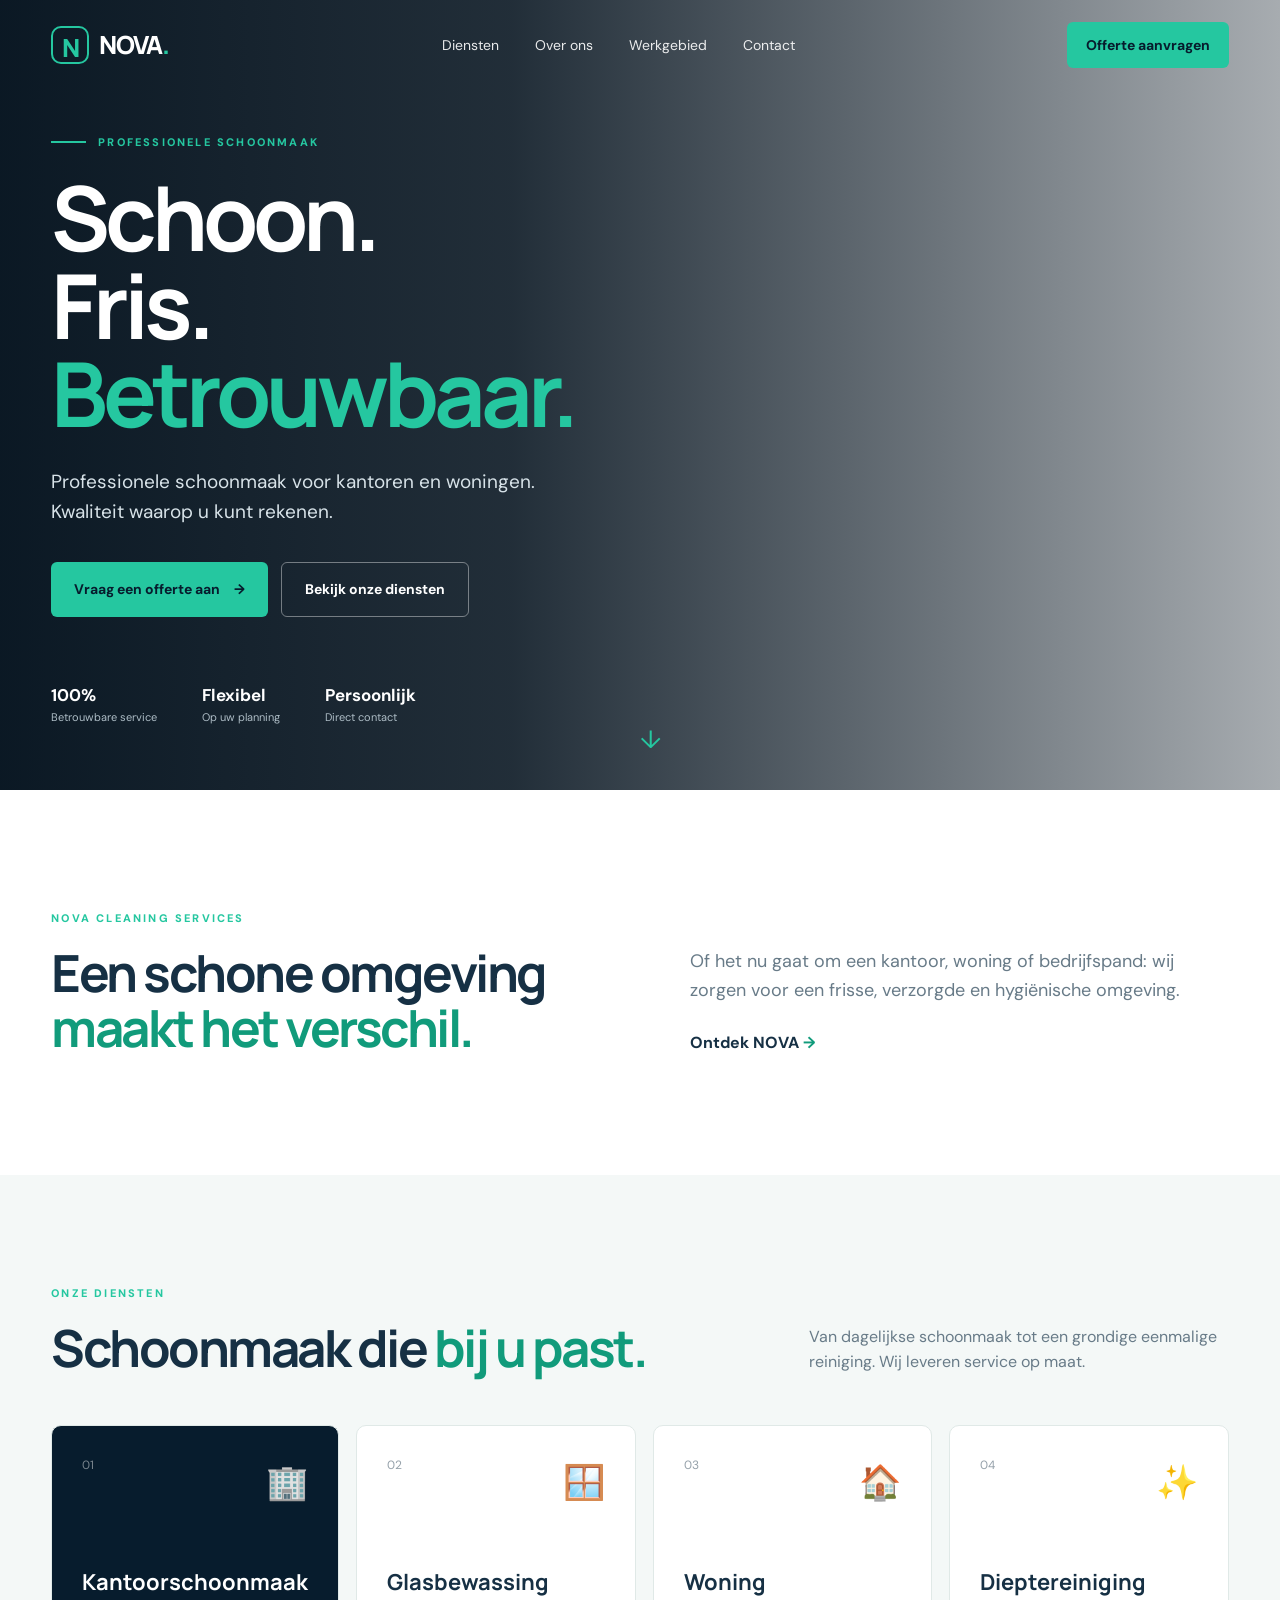
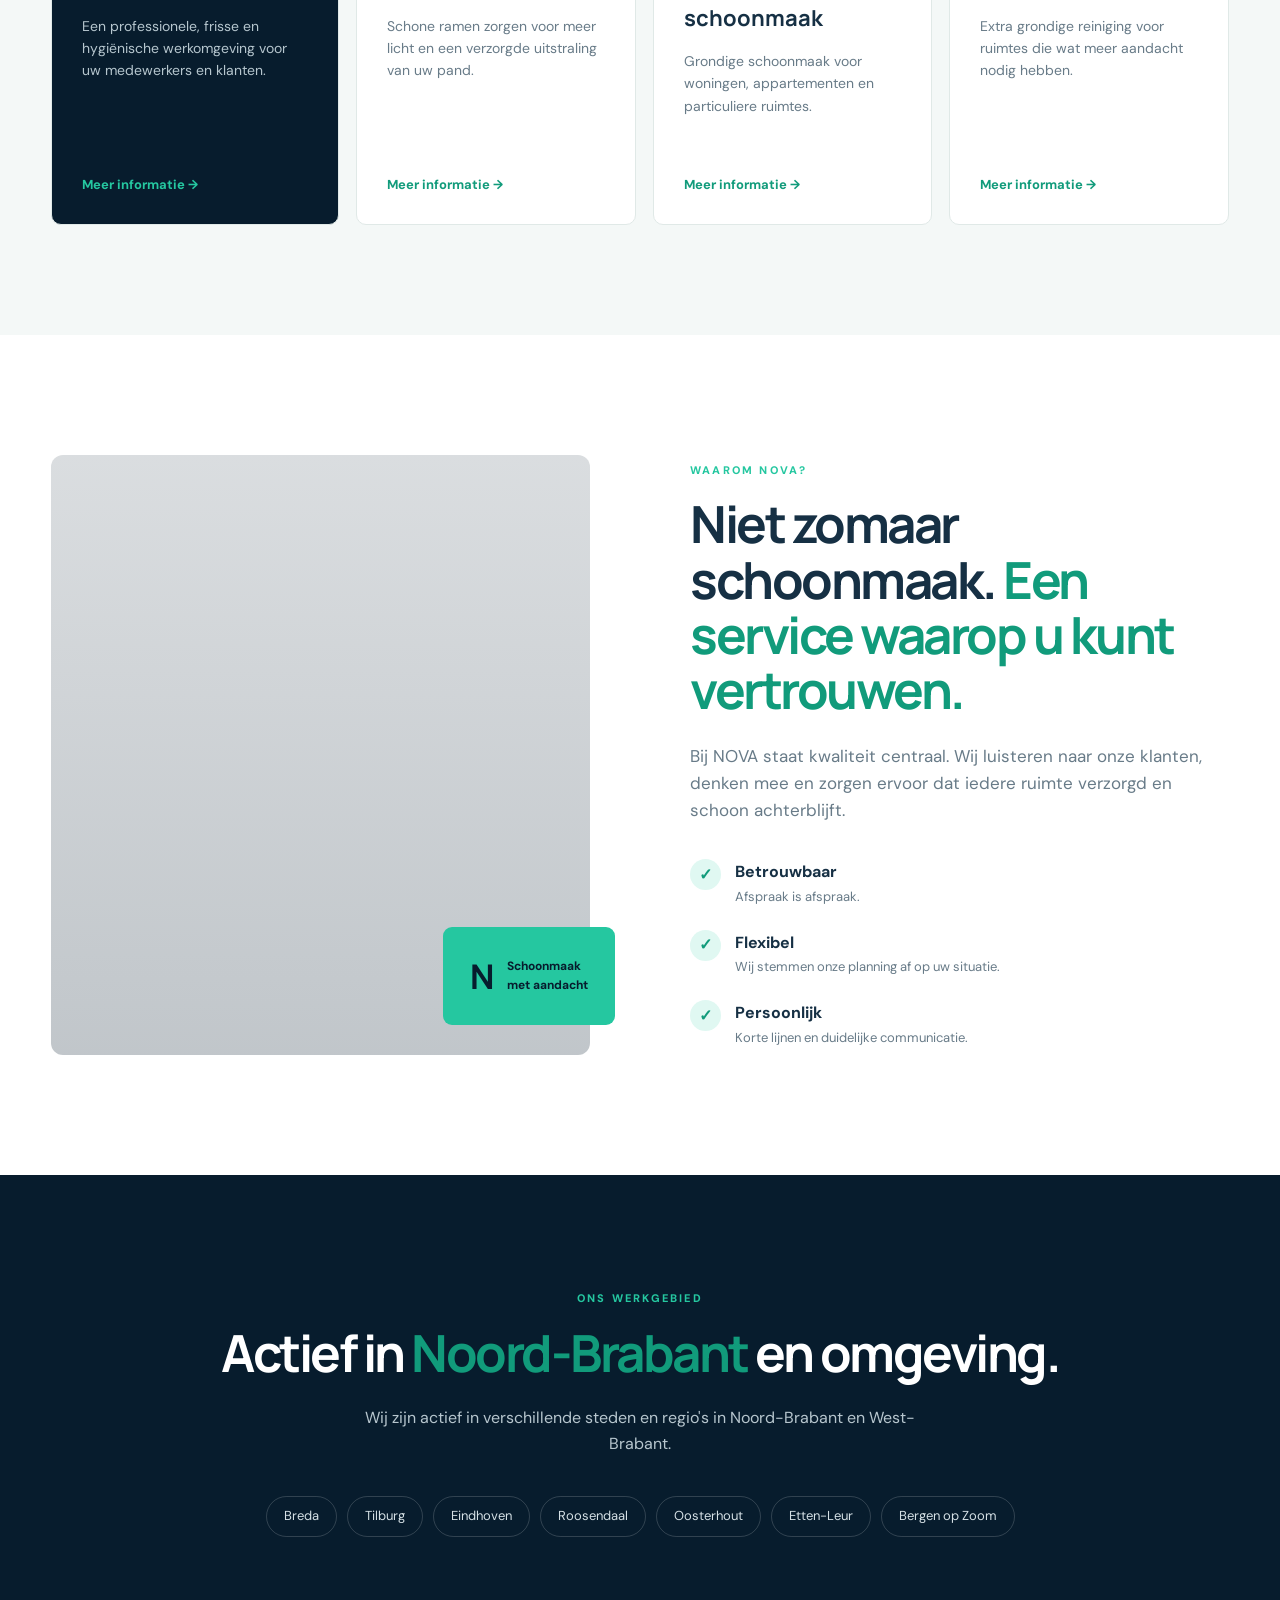
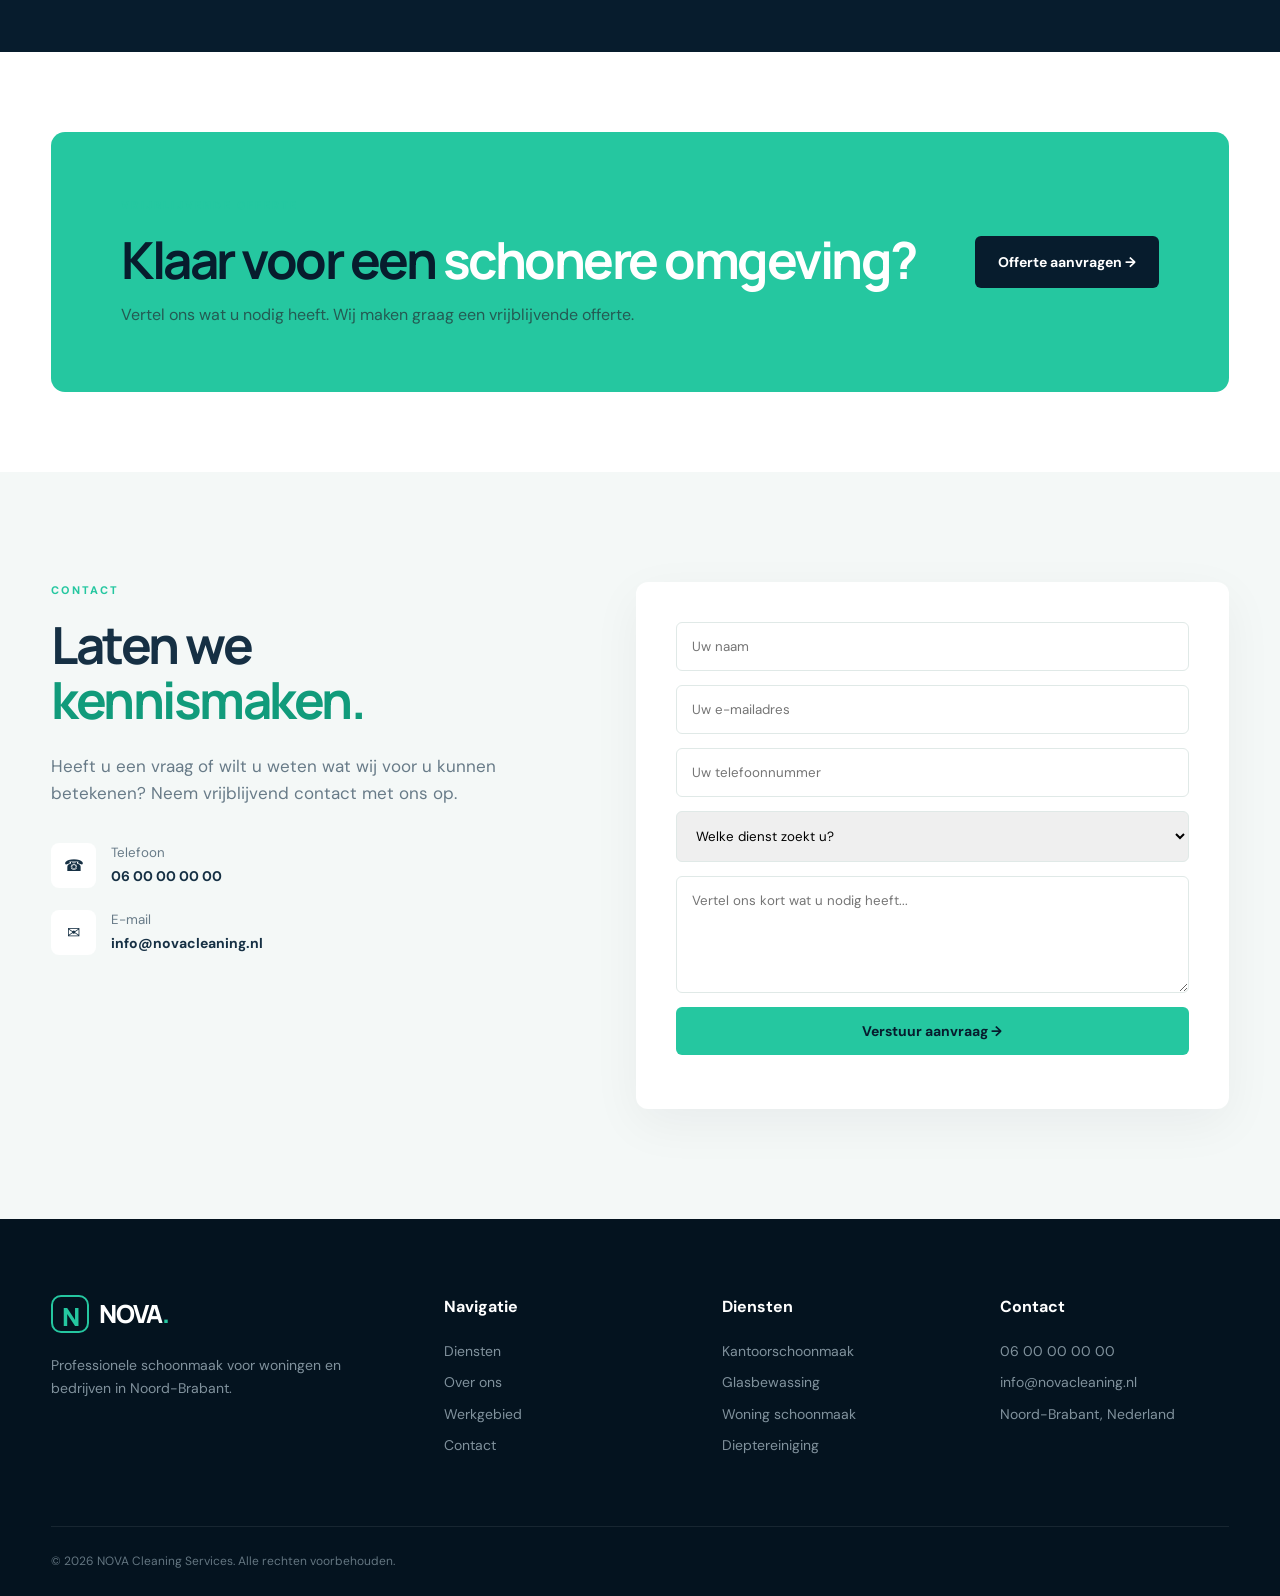
<file: index.html>
<!DOCTYPE html>
<html lang="nl">
<head>
  <meta charset="UTF-8">
  <meta name="viewport" content="width=device-width, initial-scale=1.0">

  <title>NOVA Cleaning Services | Professionele Schoonmaak</title>

  <meta name="description"
    content="Professionele schoonmaak voor kantoren en woningen in Breda, Tilburg, Eindhoven, Roosendaal en omgeving.">

  <link rel="preconnect" href="https://fonts.googleapis.com">
  <link rel="preconnect" href="https://fonts.gstatic.com" crossorigin>

  <link href="https://fonts.googleapis.com/css2?family=DM+Sans:wght@400;500;600;700&family=Manrope:wght@600;700;800&display=swap" rel="stylesheet">

  <link rel="stylesheet" href="style.css">
</head>

<body>

<header class="header">
  <div class="container nav">

    <a href="#" class="logo">
      <span class="logo-icon">N</span>
      <span>NOVA<span class="green">.</span></span>
    </a>

    <nav class="nav-links">
      <a href="diensten.html">Diensten</a>
      <a href="#over-ons">Over ons</a>
      <a href="#werkgebied">Werkgebied</a>
      <a href="#contact">Contact</a>
    </nav>

    <a href="#offerte" class="nav-button">
      Offerte aanvragen
    </a>

    <button class="menu-button" id="menuButton">☰</button>

  </div>
</header>


<div class="mobile-menu" id="mobileMenu">
  <a href="diensten.html">Diensten</a>
  <a href="#over-ons">Over ons</a>
  <a href="#werkgebied">Werkgebied</a>
  <a href="#contact">Contact</a>
  <a href="#offerte">Offerte aanvragen</a>
</div>


<!-- HERO -->

<section class="hero">

  <div class="hero-background"></div>

  <div class="container hero-container">

    <div class="hero-content">

      <div class="eyebrow">
        <span></span>
        PROFESSIONELE SCHOONMAAK
      </div>

      <h1>
        Schoon.<br>
        Fris.<br>
        <span>Betrouwbaar.</span>
      </h1>

      <p>
        Professionele schoonmaak voor kantoren en woningen.
        Kwaliteit waarop u kunt rekenen.
      </p>

      <div class="hero-buttons">

        <a href="#offerte" class="button primary">
          Vraag een offerte aan
          <b>→</b>
        </a>

        <a href="#diensten" class="button secondary">
          Bekijk onze diensten
        </a>

      </div>

      <div class="hero-stats">

        <div>
          <strong>100%</strong>
          <span>Betrouwbare service</span>
        </div>

        <div>
          <strong>Flexibel</strong>
          <span>Op uw planning</span>
        </div>

        <div>
          <strong>Persoonlijk</strong>
          <span>Direct contact</span>
        </div>

      </div>

    </div>

  </div>

  <div class="scroll-down">
    ↓
  </div>

</section>


<!-- INTRO -->

<section class="intro">

  <div class="container intro-grid">

    <div>
      <div class="label">NOVA CLEANING SERVICES</div>

      <h2>
        Een schone omgeving
        <span>maakt het verschil.</span>
      </h2>
    </div>

    <div class="intro-text">

      <p>
        Of het nu gaat om een kantoor, woning of bedrijfspand:
        wij zorgen voor een frisse, verzorgde en hygiënische omgeving.
      </p>

      <a href="#over-ons" class="arrow-link">
        Ontdek NOVA
        <span>→</span>
      </a>

    </div>

  </div>

</section>


<!-- SERVICES -->

<section class="services" id="diensten">

  <div class="container">

    <div class="section-top">

      <div>
        <div class="label">ONZE DIENSTEN</div>

        <h2>
          Schoonmaak die
          <span>bij u past.</span>
        </h2>
      </div>

      <p>
        Van dagelijkse schoonmaak tot een grondige
        eenmalige reiniging. Wij leveren service op maat.
      </p>

    </div>


    <div class="services-grid">

      <article class="service-card dark">

        <div class="service-top">
          <span>01</span>
          <div class="service-icon">🏢</div>
        </div>

        <h3>Kantoorschoonmaak</h3>

        <p>
          Een professionele, frisse en hygiënische
          werkomgeving voor uw medewerkers en klanten.
        </p>

        <a href="#offerte">Meer informatie →</a>

      </article>


      <article class="service-card">

        <div class="service-top">
          <span>02</span>
          <div class="service-icon">🪟</div>
        </div>

        <h3>Glasbewassing</h3>

        <p>
          Schone ramen zorgen voor meer licht en
          een verzorgde uitstraling van uw pand.
        </p>

        <a href="#offerte">Meer informatie →</a>

      </article>


      <article class="service-card">

        <div class="service-top">
          <span>03</span>
          <div class="service-icon">🏠</div>
        </div>

        <h3>Woning schoonmaak</h3>

        <p>
          Grondige schoonmaak voor woningen,
          appartementen en particuliere ruimtes.
        </p>

        <a href="#offerte">Meer informatie →</a>

      </article>


      <article class="service-card">

        <div class="service-top">
          <span>04</span>
          <div class="service-icon">✨</div>
        </div>

        <h3>Dieptereiniging</h3>

        <p>
          Extra grondige reiniging voor ruimtes
          die wat meer aandacht nodig hebben.
        </p>

        <a href="#offerte">Meer informatie →</a>

      </article>

    </div>

  </div>

</section>


<!-- ABOUT -->

<section class="about" id="over-ons">

  <div class="container about-grid">

    <div class="about-image">

      <div class="about-photo"></div>

      <div class="about-badge">
        <strong>N</strong>
        <span>
          Schoonmaak<br>
          met aandacht
        </span>
      </div>

    </div>


    <div class="about-content">

      <div class="label">WAAROM NOVA?</div>

      <h2>
        Niet zomaar schoonmaak.
        <span>Een service waarop u kunt vertrouwen.</span>
      </h2>

      <p>
        Bij NOVA staat kwaliteit centraal. Wij luisteren naar
        onze klanten, denken mee en zorgen ervoor dat iedere
        ruimte verzorgd en schoon achterblijft.
      </p>


      <div class="benefits">

        <div class="benefit">
          <div class="check">✓</div>
          <div>
            <h4>Betrouwbaar</h4>
            <p>Afspraak is afspraak.</p>
          </div>
        </div>

        <div class="benefit">
          <div class="check">✓</div>
          <div>
            <h4>Flexibel</h4>
            <p>Wij stemmen onze planning af op uw situatie.</p>
          </div>
        </div>

        <div class="benefit">
          <div class="check">✓</div>
          <div>
            <h4>Persoonlijk</h4>
            <p>Korte lijnen en duidelijke communicatie.</p>
          </div>
        </div>

      </div>

    </div>

  </div>

</section>


<!-- WORK AREA -->

<section class="work-area" id="werkgebied">

  <div class="container">

    <div class="work-content">

      <div class="label">ONS WERKGEBIED</div>

      <h2>
        Actief in
        <span>Noord-Brabant</span>
        en omgeving.
      </h2>

      <p>
        Wij zijn actief in verschillende steden en regio's
        in Noord-Brabant en West-Brabant.
      </p>


      <div class="cities">

        <span>Breda</span>
        <span>Tilburg</span>
        <span>Eindhoven</span>
        <span>Roosendaal</span>
        <span>Oosterhout</span>
        <span>Etten-Leur</span>
        <span>Bergen op Zoom</span>

      </div>

    </div>

  </div>

</section>


<!-- CTA -->

<section class="cta" id="offerte">

  <div class="container cta-box">

    <div>

      <div class="label">VRIJBLIJVENDE OFFERTE</div>

      <h2>
        Klaar voor een
        <span>schonere omgeving?</span>
      </h2>

      <p>
        Vertel ons wat u nodig heeft.
        Wij maken graag een vrijblijvende offerte.
      </p>

    </div>

    <a href="#contact" class="button dark-button">
      Offerte aanvragen →
    </a>

  </div>

</section>


<!-- CONTACT -->

<section class="contact" id="contact">

  <div class="container contact-grid">

    <div class="contact-info">

      <div class="label">CONTACT</div>

      <h2>
        Laten we
        <span>kennismaken.</span>
      </h2>

      <p>
        Heeft u een vraag of wilt u weten wat wij voor u
        kunnen betekenen? Neem vrijblijvend contact met ons op.
      </p>

      <div class="contact-item">
        <span>☎</span>
        <div>
          <small>Telefoon</small>
          <strong>06 00 00 00 00</strong>
        </div>
      </div>

      <div class="contact-item">
        <span>✉</span>
        <div>
          <small>E-mail</small>
          <strong>info@novacleaning.nl</strong>
        </div>
      </div>

    </div>


   <form class="contact-form" id="contactForm"
      action="https://api.web3forms.com/submit"
      method="POST">

  <input type="hidden" name="access_key" value="1313f81d-950f-40bd-8a52-743f231d2437">

  <input type="text" name="name" placeholder="Uw naam" required>

  <input type="email" name="email" placeholder="Uw e-mailadres" required>

  <input type="tel" name="phone" placeholder="Uw telefoonnummer">

  <select name="dienst" required>
    <option value="">Welke dienst zoekt u?</option>
    <option>Kantoorschoonmaak</option>
    <option>Glasbewassing</option>
    <option>Woning schoonmaak</option>
    <option>Dieptereiniging</option>
    <option>Anders</option>
  </select>

  <textarea
    name="bericht"
    rows="5"
    placeholder="Vertel ons kort wat u nodig heeft..."></textarea>
<input type="hidden" name="subject" value="Nieuwe aanvraag - NOVA Cleaning Services">
<input type="hidden" name="from_name" value="NOVA Cleaning Services">
  <button class="button primary" type="submit">
    Verstuur aanvraag →
  </button>

  <div id="formMessage"></div>

</form>

  </div>

</section>


<!-- FOOTER -->

<footer>

  <div class="container footer-grid">

    <div class="footer-brand">

      <a href="#" class="logo">
        <span class="logo-icon">N</span>
        <span>NOVA<span class="green">.</span></span>
      </a>

      <p>
        Professionele schoonmaak voor woningen
        en bedrijven in Noord-Brabant.
      </p>

    </div>


    <div>
      <h4>Navigatie</h4>
      <a href="#diensten">Diensten</a>
      <a href="#over-ons">Over ons</a>
      <a href="#werkgebied">Werkgebied</a>
      <a href="#contact">Contact</a>
    </div>


    <div>
      <h4>Diensten</h4>
      <a href="#diensten">Kantoorschoonmaak</a>
      <a href="#diensten">Glasbewassing</a>
      <a href="#diensten">Woning schoonmaak</a>
      <a href="#diensten">Dieptereiniging</a>
    </div>


    <div>
      <h4>Contact</h4>
      <a href="tel:+31600000000">06 00 00 00 00</a>
      <a href="mailto:info@novacleaning.nl">
        info@novacleaning.nl
      </a>
      <span>Noord-Brabant, Nederland</span>
    </div>

  </div>


  <div class="container copyright">
    © 2026 NOVA Cleaning Services. Alle rechten voorbehouden.
  </div>

</footer>


<script src="script.js"></script>

</body>
</html>
</file>
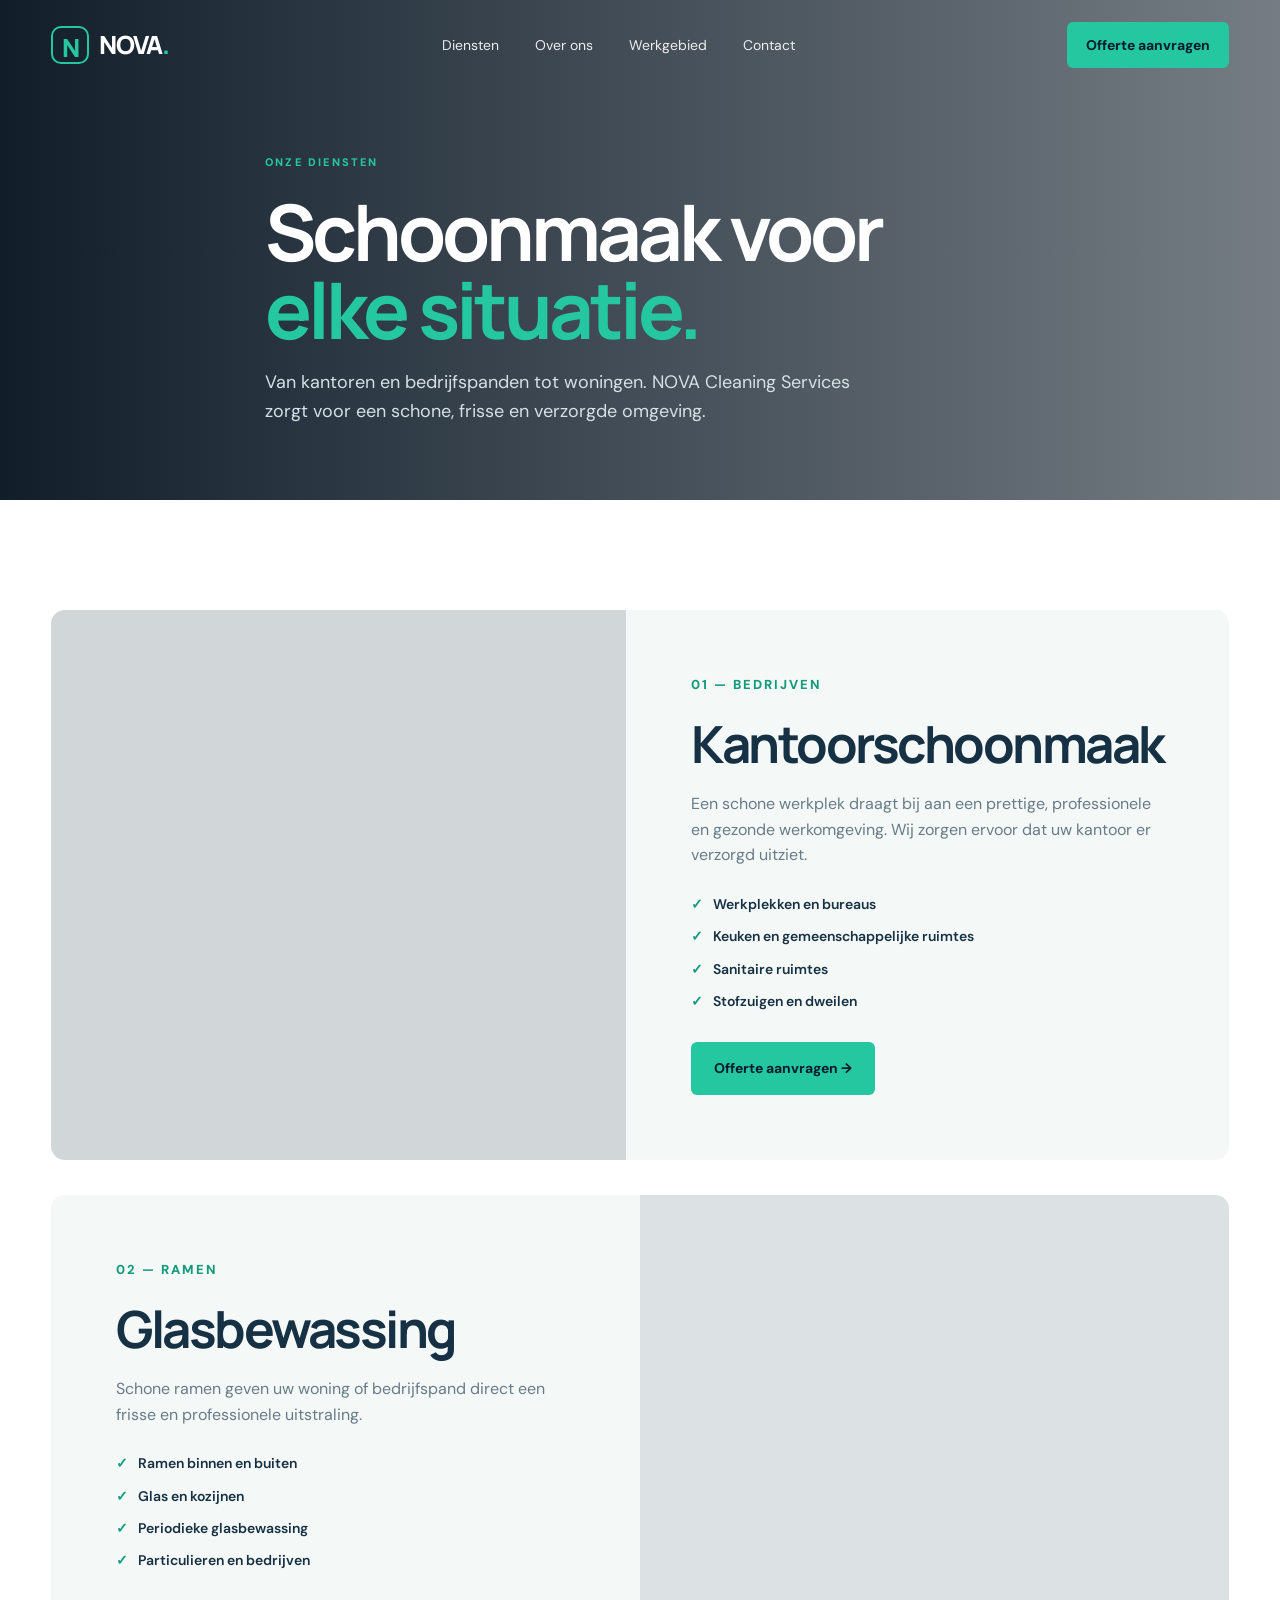
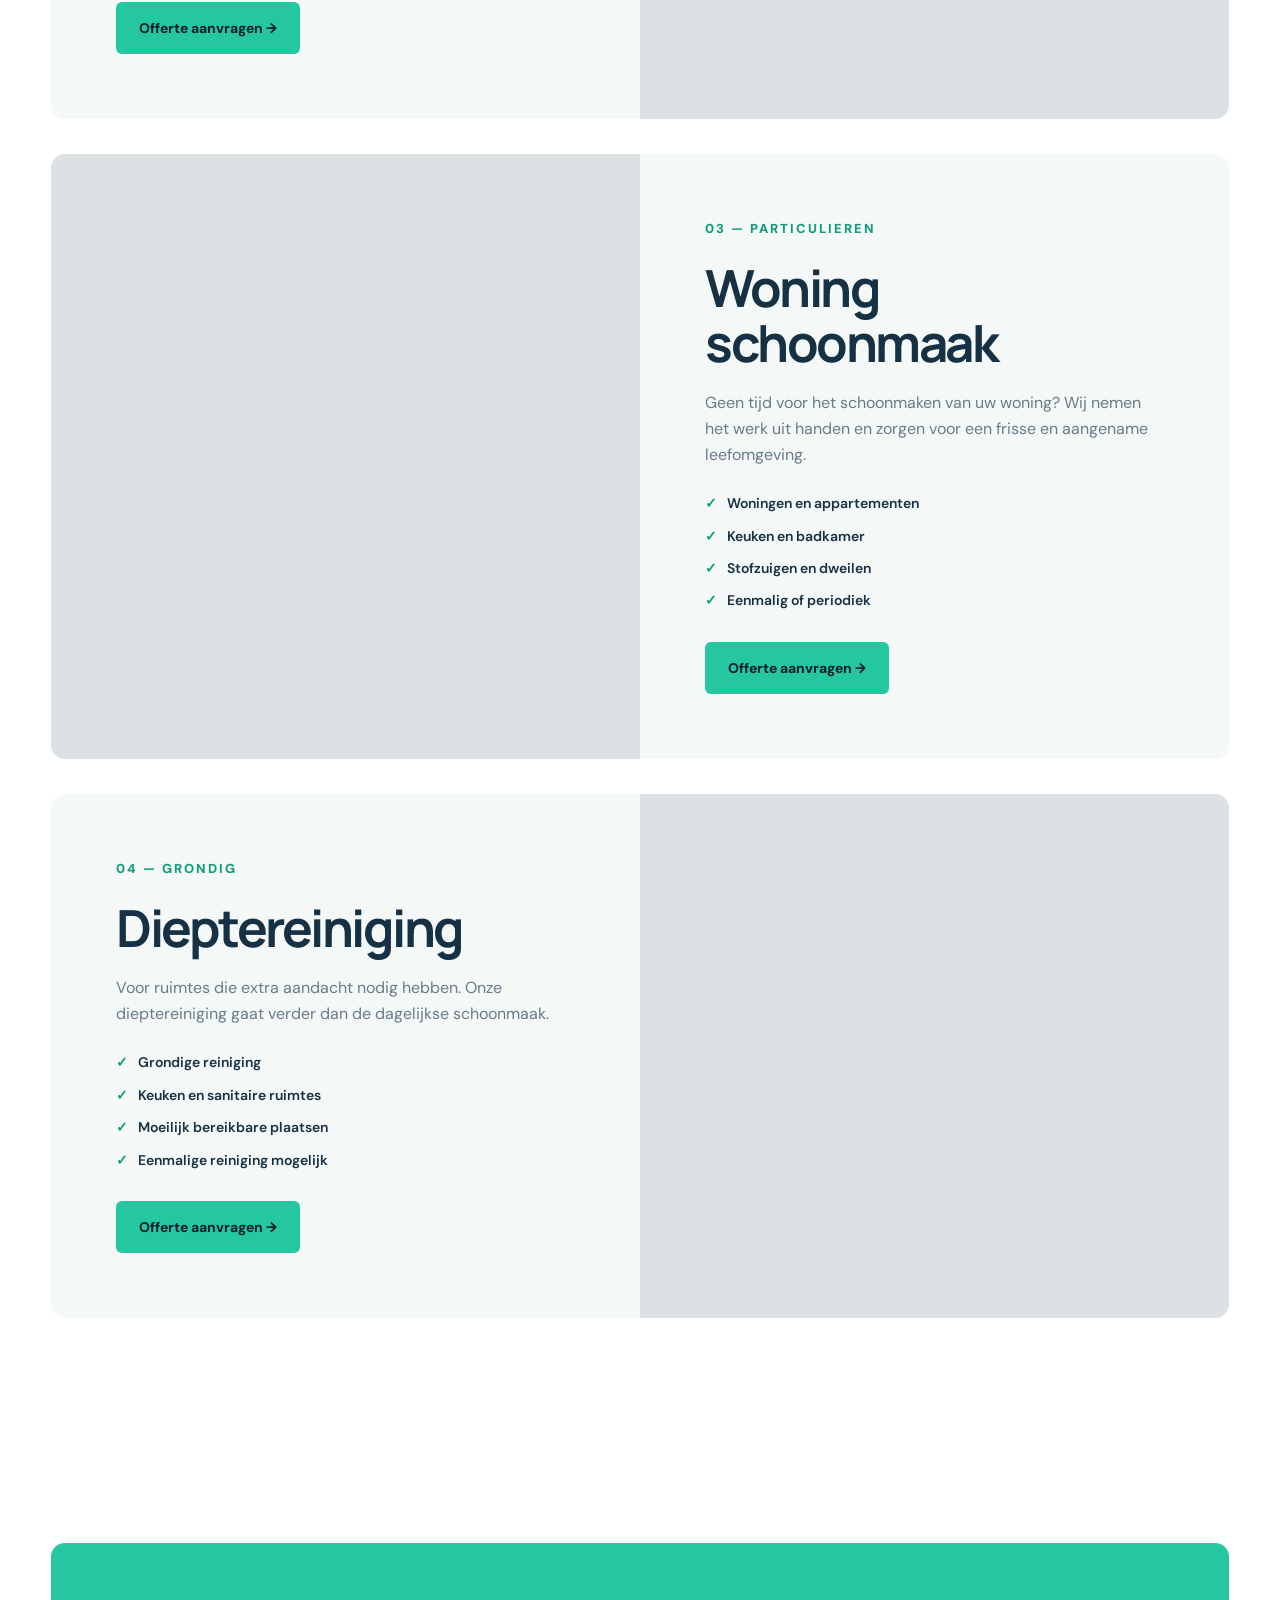
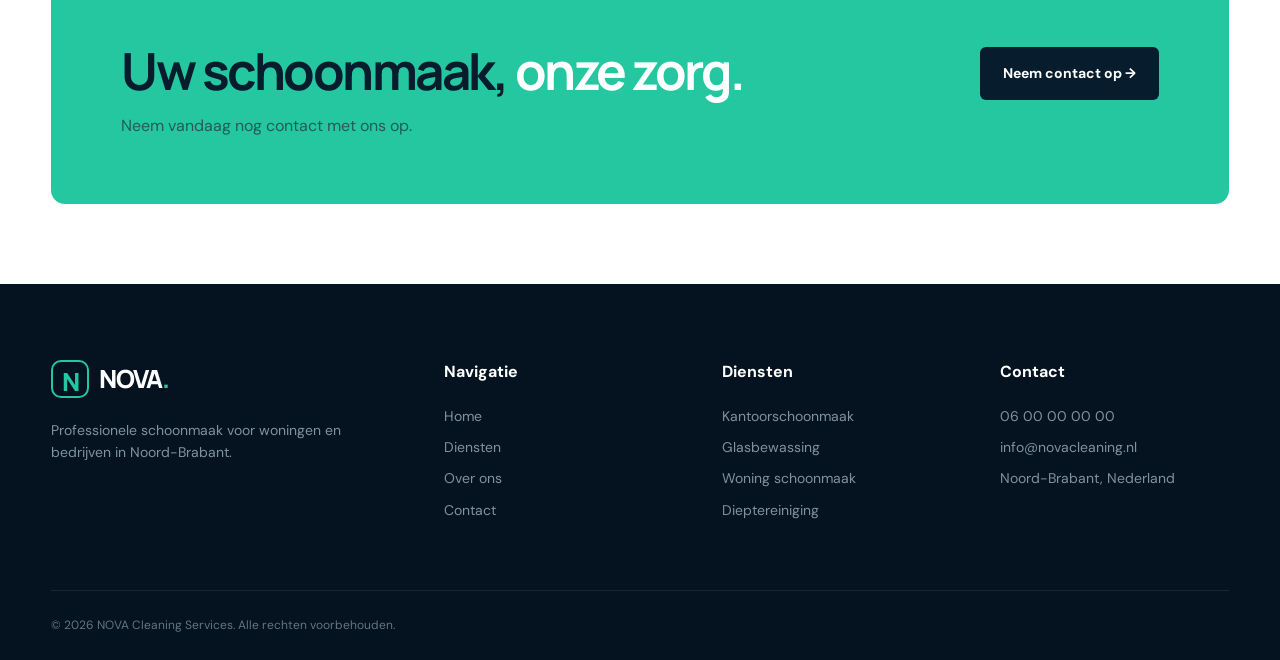
<file: diensten.html>
<!DOCTYPE html>
<html lang="nl">
<head>
  <meta charset="UTF-8">
  <meta name="viewport" content="width=device-width, initial-scale=1.0">

  <title>Diensten | NOVA Cleaning Services</title>

  <meta name="description"
    content="Bekijk alle schoonmaakdiensten van NOVA Cleaning Services voor kantoren en woningen in Noord-Brabant.">

  <link rel="preconnect" href="https://fonts.googleapis.com">
  <link rel="preconnect" href="https://fonts.gstatic.com" crossorigin>

  <link href="https://fonts.googleapis.com/css2?family=DM+Sans:wght@400;500;600;700&family=Manrope:wght@600;700;800&display=swap" rel="stylesheet">

  <link rel="stylesheet" href="style.css">

  <style>

    .page-hero {
      min-height: 500px;
      background:
        linear-gradient(90deg, rgba(4,18,31,.95), rgba(4,18,31,.55)),
        url("https://images.unsplash.com/photo-1581578731548-c64695cc6952?auto=format&fit=crop&w=2200&q=90")
        center / cover;
      color: white;
      display: flex;
      align-items: center;
      padding-top: 80px;
    }

    .page-hero-content {
      max-width: 750px;
    }

    .page-hero h1 {
      font-family: "Manrope", sans-serif;
      font-size: clamp(50px, 7vw, 78px);
      line-height: 1;
      letter-spacing: -4px;
      margin: 20px 0;
    }

    .page-hero h1 span {
      color: var(--green);
    }

    .page-hero p {
      max-width: 600px;
      color: #d5e0e5;
      font-size: 18px;
    }

    .services-page {
      padding: 110px 0;
    }

    .service-detail {
      display: grid;
      grid-template-columns: 1fr 1fr;
      min-height: 480px;
      margin-bottom: 35px;
      border-radius: 14px;
      overflow: hidden;
      background: var(--light);
    }

    .service-detail:nth-child(even) {
      direction: rtl;
    }

    .service-detail:nth-child(even) > * {
      direction: ltr;
    }

    .service-detail-image {
      min-height: 480px;
      background-size: cover;
      background-position: center;
    }

    .office-image {
      background-image:
        linear-gradient(rgba(7,28,45,.15),rgba(7,28,45,.15)),
        url("https://images.unsplash.com/photo-1497366811353-6870744d04b2?auto=format&fit=crop&w=1200&q=90");
    }

    .window-image {
      background-image:
        linear-gradient(rgba(7,28,45,.1),rgba(7,28,45,.1)),
        url("https://images.unsplash.com/photo-1527515637462-cff94eecc1ac?auto=format&fit=crop&w=1200&q=90");
    }

    .home-image {
      background-image:
        linear-gradient(rgba(7,28,45,.1),rgba(7,28,45,.1)),
        url("https://images.unsplash.com/photo-1584622650111-993a426fbf0a?auto=format&fit=crop&w=1200&q=90");
    }

    .deep-image {
      background-image:
        linear-gradient(rgba(7,28,45,.1),rgba(7,28,45,.1)),
        url("https://images.unsplash.com/photo-1581579185169-4c6c3f7f4f70?auto=format&fit=crop&w=1200&q=90");
    }

    .service-detail-content {
      padding: 65px;
      display: flex;
      flex-direction: column;
      justify-content: center;
    }

    .service-detail-number {
      color: var(--green-dark);
      font-weight: 800;
      font-size: 13px;
      letter-spacing: 2px;
      margin-bottom: 20px;
    }

    .service-detail h2 {
      margin: 0 0 20px;
    }

    .service-detail p {
      color: var(--muted);
      font-size: 16px;
      max-width: 500px;
    }

    .service-list {
      margin-top: 25px;
      display: grid;
      gap: 10px;
    }

    .service-list div {
      display: flex;
      gap: 10px;
      align-items: center;
      font-size: 14px;
      font-weight: 600;
    }

    .service-list span {
      color: var(--green-dark);
      font-weight: 800;
    }

    .service-detail-button {
      margin-top: 30px;
      width: fit-content;
    }

    @media(max-width: 750px) {

      .service-detail,
      .service-detail:nth-child(even) {
        grid-template-columns: 1fr;
        direction: ltr;
      }

      .service-detail-image {
        min-height: 300px;
      }

      .service-detail-content {
        padding: 40px 28px;
      }

    }

  </style>
</head>

<body>

<header class="header">
  <div class="container nav">

    <a href="index.html" class="logo">
      <span class="logo-icon">N</span>
      <span>NOVA<span class="green">.</span></span>
    </a>

    <nav class="nav-links">
      <a href="diensten.html">Diensten</a>
      <a href="index.html#over-ons">Over ons</a>
      <a href="index.html#werkgebied">Werkgebied</a>
      <a href="index.html#contact">Contact</a>
    </nav>

    <a href="index.html#offerte" class="nav-button">
      Offerte aanvragen
    </a>

  </div>
</header>


<!-- HERO -->

<section class="page-hero">

  <div class="container page-hero-content">

    <div class="label">ONZE DIENSTEN</div>

    <h1>
      Schoonmaak voor
      <span>elke situatie.</span>
    </h1>

    <p>
      Van kantoren en bedrijfspanden tot woningen.
      NOVA Cleaning Services zorgt voor een schone,
      frisse en verzorgde omgeving.
    </p>

  </div>

</section>


<!-- SERVICES -->

<section class="services-page">

  <div class="container">


    <!-- KANTOOR -->

    <article class="service-detail">

      <div class="service-detail-image office-image"></div>

      <div class="service-detail-content">

        <div class="service-detail-number">01 — BEDRIJVEN</div>

        <h2>
          Kantoorschoonmaak
        </h2>

        <p>
          Een schone werkplek draagt bij aan een prettige,
          professionele en gezonde werkomgeving.
          Wij zorgen ervoor dat uw kantoor er verzorgd uitziet.
        </p>

        <div class="service-list">

          <div>
            <span>✓</span>
            Werkplekken en bureaus
          </div>

          <div>
            <span>✓</span>
            Keuken en gemeenschappelijke ruimtes
          </div>

          <div>
            <span>✓</span>
            Sanitaire ruimtes
          </div>

          <div>
            <span>✓</span>
            Stofzuigen en dweilen
          </div>

        </div>

        <a href="index.html#offerte"
           class="button primary service-detail-button">
          Offerte aanvragen →
        </a>

      </div>

    </article>


    <!-- RAMEN -->

    <article class="service-detail">

      <div class="service-detail-image window-image"></div>

      <div class="service-detail-content">

        <div class="service-detail-number">02 — RAMEN</div>

        <h2>
          Glasbewassing
        </h2>

        <p>
          Schone ramen geven uw woning of bedrijfspand
          direct een frisse en professionele uitstraling.
        </p>

        <div class="service-list">

          <div>
            <span>✓</span>
            Ramen binnen en buiten
          </div>

          <div>
            <span>✓</span>
            Glas en kozijnen
          </div>

          <div>
            <span>✓</span>
            Periodieke glasbewassing
          </div>

          <div>
            <span>✓</span>
            Particulieren en bedrijven
          </div>

        </div>

        <a href="index.html#offerte"
           class="button primary service-detail-button">
          Offerte aanvragen →
        </a>

      </div>

    </article>


    <!-- WONING -->

    <article class="service-detail">

      <div class="service-detail-image home-image"></div>

      <div class="service-detail-content">

        <div class="service-detail-number">03 — PARTICULIEREN</div>

        <h2>
          Woning schoonmaak
        </h2>

        <p>
          Geen tijd voor het schoonmaken van uw woning?
          Wij nemen het werk uit handen en zorgen voor
          een frisse en aangename leefomgeving.
        </p>

        <div class="service-list">

          <div>
            <span>✓</span>
            Woningen en appartementen
          </div>

          <div>
            <span>✓</span>
            Keuken en badkamer
          </div>

          <div>
            <span>✓</span>
            Stofzuigen en dweilen
          </div>

          <div>
            <span>✓</span>
            Eenmalig of periodiek
          </div>

        </div>

        <a href="index.html#offerte"
           class="button primary service-detail-button">
          Offerte aanvragen →
        </a>

      </div>

    </article>


    <!-- DIEPTEREINIGING -->

    <article class="service-detail">

      <div class="service-detail-image deep-image"></div>

      <div class="service-detail-content">

        <div class="service-detail-number">04 — GRONDIG</div>

        <h2>
          Dieptereiniging
        </h2>

        <p>
          Voor ruimtes die extra aandacht nodig hebben.
          Onze dieptereiniging gaat verder dan de dagelijkse
          schoonmaak.
        </p>

        <div class="service-list">

          <div>
            <span>✓</span>
            Grondige reiniging
          </div>

          <div>
            <span>✓</span>
            Keuken en sanitaire ruimtes
          </div>

          <div>
            <span>✓</span>
            Moeilijk bereikbare plaatsen
          </div>

          <div>
            <span>✓</span>
            Eenmalige reiniging mogelijk
          </div>

        </div>

        <a href="index.html#offerte"
           class="button primary service-detail-button">
          Offerte aanvragen →
        </a>

      </div>

    </article>

  </div>

</section>


<!-- CTA -->

<section class="cta">

  <div class="container cta-box">

    <div>

      <div class="label">VRIJBLIJVENDE OFFERTE</div>

      <h2>
        Uw schoonmaak,
        <span>onze zorg.</span>
      </h2>

      <p>
        Neem vandaag nog contact met ons op.
      </p>

    </div>

    <a href="index.html#contact"
       class="button dark-button">
      Neem contact op →
    </a>

  </div>

</section>


<footer>

  <div class="container footer-grid">

    <div class="footer-brand">

      <a href="index.html" class="logo">
        <span class="logo-icon">N</span>
        <span>NOVA<span class="green">.</span></span>
      </a>

      <p>
        Professionele schoonmaak voor woningen
        en bedrijven in Noord-Brabant.
      </p>

    </div>

    <div>
      <h4>Navigatie</h4>
      <a href="index.html">Home</a>
      <a href="diensten.html">Diensten</a>
      <a href="index.html#over-ons">Over ons</a>
      <a href="index.html#contact">Contact</a>
    </div>

    <div>
      <h4>Diensten</h4>
      <a href="#">Kantoorschoonmaak</a>
      <a href="#">Glasbewassing</a>
      <a href="#">Woning schoonmaak</a>
      <a href="#">Dieptereiniging</a>
    </div>

    <div>
      <h4>Contact</h4>
      <a href="tel:+31600000000">06 00 00 00 00</a>
      <a href="mailto:info@novacleaning.nl">
        info@novacleaning.nl
      </a>
      <span>Noord-Brabant, Nederland</span>
    </div>

  </div>

  <div class="container copyright">
    © 2026 NOVA Cleaning Services. Alle rechten voorbehouden.
  </div>

</footer>

</body>
</html>
</file>
<file: style.css>
:root {
  --navy: #071c2d;
  --navy2: #0c2b43;
  --green: #25c7a0;
  --green-dark: #119b7b;
  --white: #ffffff;
  --light: #f4f8f7;
  --text: #163044;
  --muted: #687b88;
  --border: #e0e9e7;
}

* {
  margin: 0;
  padding: 0;
  box-sizing: border-box;
}

html {
  scroll-behavior: smooth;
}

body {
  font-family: "DM Sans", sans-serif;
  color: var(--text);
  line-height: 1.6;
}

a {
  color: inherit;
  text-decoration: none;
}

.container {
  width: min(1180px, 92%);
  margin: auto;
}


/* HEADER */

.header {
  position: absolute;
  top: 0;
  left: 0;
  width: 100%;
  z-index: 50;
  color: white;
}

.nav {
  height: 90px;
  display: flex;
  align-items: center;
  justify-content: space-between;
}

.logo {
  display: flex;
  align-items: center;
  gap: 10px;
  font-family: "Manrope", sans-serif;
  font-size: 25px;
  font-weight: 800;
  letter-spacing: -1px;
}

.logo-icon {
  width: 38px;
  height: 38px;
  border: 2px solid var(--green);
  border-radius: 10px;
  display: grid;
  place-items: center;
  color: var(--green);
}

.green {
  color: var(--green);
}

.nav-links {
  display: flex;
  gap: 36px;
  font-size: 14px;
}

.nav-links a {
  opacity: .9;
}

.nav-links a:hover {
  color: var(--green);
}

.nav-button {
  background: var(--green);
  color: var(--navy);
  padding: 12px 19px;
  border-radius: 6px;
  font-weight: 700;
  font-size: 14px;
}

.menu-button {
  display: none;
  background: none;
  border: 0;
  color: white;
  font-size: 28px;
}


/* HERO */

.hero {
  min-height: 790px;
  position: relative;
  overflow: hidden;
  color: white;
  display: flex;
  align-items: center;
}

.hero-background {
  position: absolute;
  inset: 0;

  background-image:
    linear-gradient(
      90deg,
      rgba(3, 17, 29, .97) 0%,
      rgba(3, 17, 29, .88) 40%,
      rgba(3, 17, 29, .35) 100%
    ),
    url("https://images.unsplash.com/photo-1581578731548-c64695cc6952?auto=format&fit=crop&w=2200&q=90");

  background-size: cover;
  background-position: center;
}

.hero-container {
  position: relative;
  z-index: 2;
}

.hero-content {
  max-width: 700px;
  padding-top: 70px;
}

.eyebrow,
.label {
  color: var(--green);
  font-size: 11px;
  font-weight: 800;
  letter-spacing: 2.2px;
}

.eyebrow {
  display: flex;
  align-items: center;
  gap: 12px;
  margin-bottom: 22px;
}

.eyebrow span {
  width: 35px;
  height: 2px;
  background: var(--green);
}

.hero h1 {
  font-family: "Manrope", sans-serif;
  font-size: clamp(58px, 7vw, 92px);
  line-height: .98;
  letter-spacing: -5px;
  margin-bottom: 30px;
}

.hero h1 span {
  color: var(--green);
}

.hero p {
  max-width: 560px;
  font-size: 19px;
  color: #d7e2e8;
  margin-bottom: 35px;
}

.hero-buttons {
  display: flex;
  flex-wrap: wrap;
  gap: 13px;
}

.button {
  display: inline-flex;
  align-items: center;
  justify-content: center;
  gap: 14px;
  padding: 15px 23px;
  border-radius: 6px;
  border: 0;
  font-family: inherit;
  font-size: 14px;
  font-weight: 700;
  cursor: pointer;
  transition: .25s;
}

.button:hover {
  transform: translateY(-3px);
}

.primary {
  background: var(--green);
  color: var(--navy);
}

.secondary {
  color: white;
  border: 1px solid rgba(255,255,255,.4);
}

.hero-stats {
  display: flex;
  gap: 45px;
  margin-top: 65px;
}

.hero-stats div {
  display: flex;
  flex-direction: column;
}

.hero-stats strong {
  font-size: 17px;
}

.hero-stats span {
  font-size: 11px;
  color: #aebdc6;
}

.scroll-down {
  position: absolute;
  bottom: 30px;
  left: 50%;
  color: var(--green);
  font-size: 25px;
}


/* INTRO */

.intro {
  padding: 120px 0;
}

.intro-grid {
  display: grid;
  grid-template-columns: 1fr 1fr;
  gap: 100px;
  align-items: end;
}

h2 {
  font-family: "Manrope", sans-serif;
  font-size: clamp(38px, 4vw, 58px);
  line-height: 1.08;
  letter-spacing: -2.5px;
  margin-top: 17px;
}

h2 span {
  color: var(--green-dark);
}

.intro-text p {
  color: var(--muted);
  font-size: 18px;
  margin-bottom: 25px;
}

.arrow-link {
  font-weight: 700;
}

.arrow-link span {
  color: var(--green-dark);
}


/* SERVICES */

.services {
  background: var(--light);
  padding: 110px 0;
}

.section-top {
  display: flex;
  justify-content: space-between;
  align-items: end;
  gap: 60px;
  margin-bottom: 50px;
}

.section-top > p {
  max-width: 420px;
  color: var(--muted);
}

.services-grid {
  display: grid;
  grid-template-columns: repeat(4, 1fr);
  gap: 17px;
}

.service-card {
  position: relative;
  min-height: 400px;
  padding: 30px;
  background: white;
  border: 1px solid var(--border);
  border-radius: 10px;
  transition: .3s;
}

.service-card:hover {
  transform: translateY(-7px);
  box-shadow: 0 20px 50px rgba(7, 28, 45, .08);
}

.service-card.dark {
  background: var(--navy);
  color: white;
}

.service-top {
  display: flex;
  justify-content: space-between;
  align-items: start;
}

.service-top > span {
  font-size: 12px;
  opacity: .45;
}

.service-icon {
  font-size: 34px;
}

.service-card h3 {
  font-family: "Manrope", sans-serif;
  font-size: 22px;
  margin-top: 55px;
  margin-bottom: 14px;
}

.service-card p {
  color: var(--muted);
  font-size: 14px;
}

.dark p {
  color: #b6c6ce;
}

.service-card a {
  position: absolute;
  bottom: 28px;
  color: var(--green-dark);
  font-weight: 700;
  font-size: 13px;
}

.dark a {
  color: var(--green);
}


/* ABOUT */

.about {
  padding: 120px 0;
}

.about-grid {
  display: grid;
  grid-template-columns: 1fr 1fr;
  gap: 100px;
  align-items: center;
}

.about-image {
  position: relative;
}

.about-photo {
  height: 600px;
  border-radius: 12px;
  background:
    linear-gradient(
      rgba(7, 28, 45, .15),
      rgba(7, 28, 45, .25)
    ),
    url("https://images.unsplash.com/photo-1527515637462-cff94eecc1ac?auto=format&fit=crop&w=1200&q=90")
    center / cover;
}

.about-badge {
  position: absolute;
  bottom: 30px;
  right: -25px;
  background: var(--green);
  color: var(--navy);
  padding: 22px 27px;
  border-radius: 9px;
  display: flex;
  align-items: center;
  gap: 13px;
}

.about-badge strong {
  font-size: 34px;
  font-family: "Manrope";
}

.about-badge span {
  font-size: 12px;
  font-weight: 700;
}

.about-content > p {
  color: var(--muted);
  font-size: 17px;
  margin: 25px 0 35px;
}

.benefits {
  display: grid;
  gap: 22px;
}

.benefit {
  display: flex;
  gap: 14px;
}

.check {
  width: 31px;
  height: 31px;
  flex-shrink: 0;
  display: grid;
  place-items: center;
  border-radius: 50%;
  background: #e0f8f2;
  color: var(--green-dark);
  font-weight: 800;
}

.benefit h4 {
  margin-bottom: 2px;
}

.benefit p {
  color: var(--muted);
  font-size: 13px;
}


/* WORK AREA */

.work-area {
  background: var(--navy);
  color: white;
  padding: 115px 0;
  text-align: center;
}

.work-content {
  max-width: 850px;
  margin: auto;
}

.work-content > p {
  max-width: 600px;
  margin: 25px auto 0;
  color: #b7c6ce;
}

.cities {
  display: flex;
  justify-content: center;
  flex-wrap: wrap;
  gap: 10px;
  margin-top: 40px;
}

.cities span {
  border: 1px solid rgba(255,255,255,.17);
  border-radius: 100px;
  padding: 9px 17px;
  font-size: 13px;
  color: #d5e0e5;
}


/* CTA */

.cta {
  padding: 80px 0;
}

.cta-box {
  background: var(--green);
  padding: 65px 70px;
  border-radius: 14px;
  display: flex;
  align-items: center;
  justify-content: space-between;
  gap: 40px;
}

.cta-box h2 {
  color: var(--navy);
}

.cta-box h2 span {
  color: white;
}

.cta-box p {
  color: #245b53;
  margin-top: 15px;
}

.dark-button {
  background: var(--navy);
  color: white;
  white-space: nowrap;
}


/* CONTACT */

.contact {
  background: var(--light);
  padding: 110px 0;
}

.contact-grid {
  display: grid;
  grid-template-columns: .9fr 1.1fr;
  gap: 100px;
}

.contact-info > p {
  color: var(--muted);
  font-size: 17px;
  margin: 25px 0 35px;
}

.contact-item {
  display: flex;
  gap: 15px;
  align-items: center;
  margin-bottom: 20px;
}

.contact-item > span {
  width: 45px;
  height: 45px;
  display: grid;
  place-items: center;
  background: white;
  border-radius: 8px;
}

.contact-item small {
  display: block;
  color: var(--muted);
}

.contact-item strong {
  font-size: 14px;
}


/* FORM */

.contact-form {
  background: white;
  padding: 40px;
  border-radius: 12px;
  box-shadow: 0 15px 50px rgba(7, 28, 45, .05);
  display: grid;
  gap: 14px;
}

.contact-form input,
.contact-form select,
.contact-form textarea {
  width: 100%;
  border: 1px solid var(--border);
  border-radius: 6px;
  padding: 15px;
  outline: none;
  font-family: inherit;
}

.contact-form input:focus,
.contact-form select:focus,
.contact-form textarea:focus {
  border-color: var(--green);
}

#formMessage {
  color: var(--green-dark);
  font-size: 13px;
  font-weight: 700;
}


/* FOOTER */

footer {
  background: #04131f;
  color: white;
  padding: 75px 0 25px;
}

.footer-grid {
  display: grid;
  grid-template-columns: 1.5fr 1fr 1fr 1fr;
  gap: 50px;
  padding-bottom: 60px;
}

.footer-brand p {
  color: #81929d;
  max-width: 300px;
  margin-top: 20px;
  font-size: 14px;
}

footer h4 {
  margin-bottom: 20px;
}

.footer-grid > div:not(:first-child) a,
.footer-grid > div:not(:first-child) span {
  display: block;
  color: #81929d;
  font-size: 14px;
  margin: 9px 0;
}

.footer-grid a:hover {
  color: var(--green);
}

.copyright {
  border-top: 1px solid rgba(255,255,255,.08);
  padding-top: 25px;
  color: #637580;
  font-size: 12px;
}


/* MOBILE */

.mobile-menu {
  display: none;
}

@media (max-width: 1000px) {

  .nav-links,
  .nav-button {
    display: none;
  }

  .menu-button {
    display: block;
  }

  .mobile-menu {
    position: fixed;
    display: flex;
    flex-direction: column;
    gap: 25px;
    top: 0;
    right: -100%;
    width: 290px;
    height: 100vh;
    background: var(--navy);
    color: white;
    padding: 100px 30px;
    z-index: 100;
    transition: .3s;
  }

  .mobile-menu.active {
    right: 0;
  }

  .services-grid {
    grid-template-columns: repeat(2, 1fr);
  }

  .about-grid,
  .contact-grid,
  .intro-grid {
    grid-template-columns: 1fr;
  }

  .footer-grid {
    grid-template-columns: 1fr 1fr;
  }
}


@media (max-width: 650px) {

  .hero {
    min-height: 730px;
  }

  .hero h1 {
    font-size: 58px;
    letter-spacing: -3px;
  }

  .hero-stats {
    gap: 20px;
    flex-wrap: wrap;
  }

  .section-top {
    flex-direction: column;
    align-items: start;
  }

  .services-grid {
    grid-template-columns: 1fr;
  }

  .about-photo {
    height: 450px;
  }

  .about-badge {
    right: 10px;
  }

  .cta-box {
    padding: 40px 30px;
    flex-direction: column;
    align-items: start;
  }

  .contact-form {
    padding: 25px;
  }

  .footer-grid {
    grid-template-columns: 1fr;
  }
}
</file>
